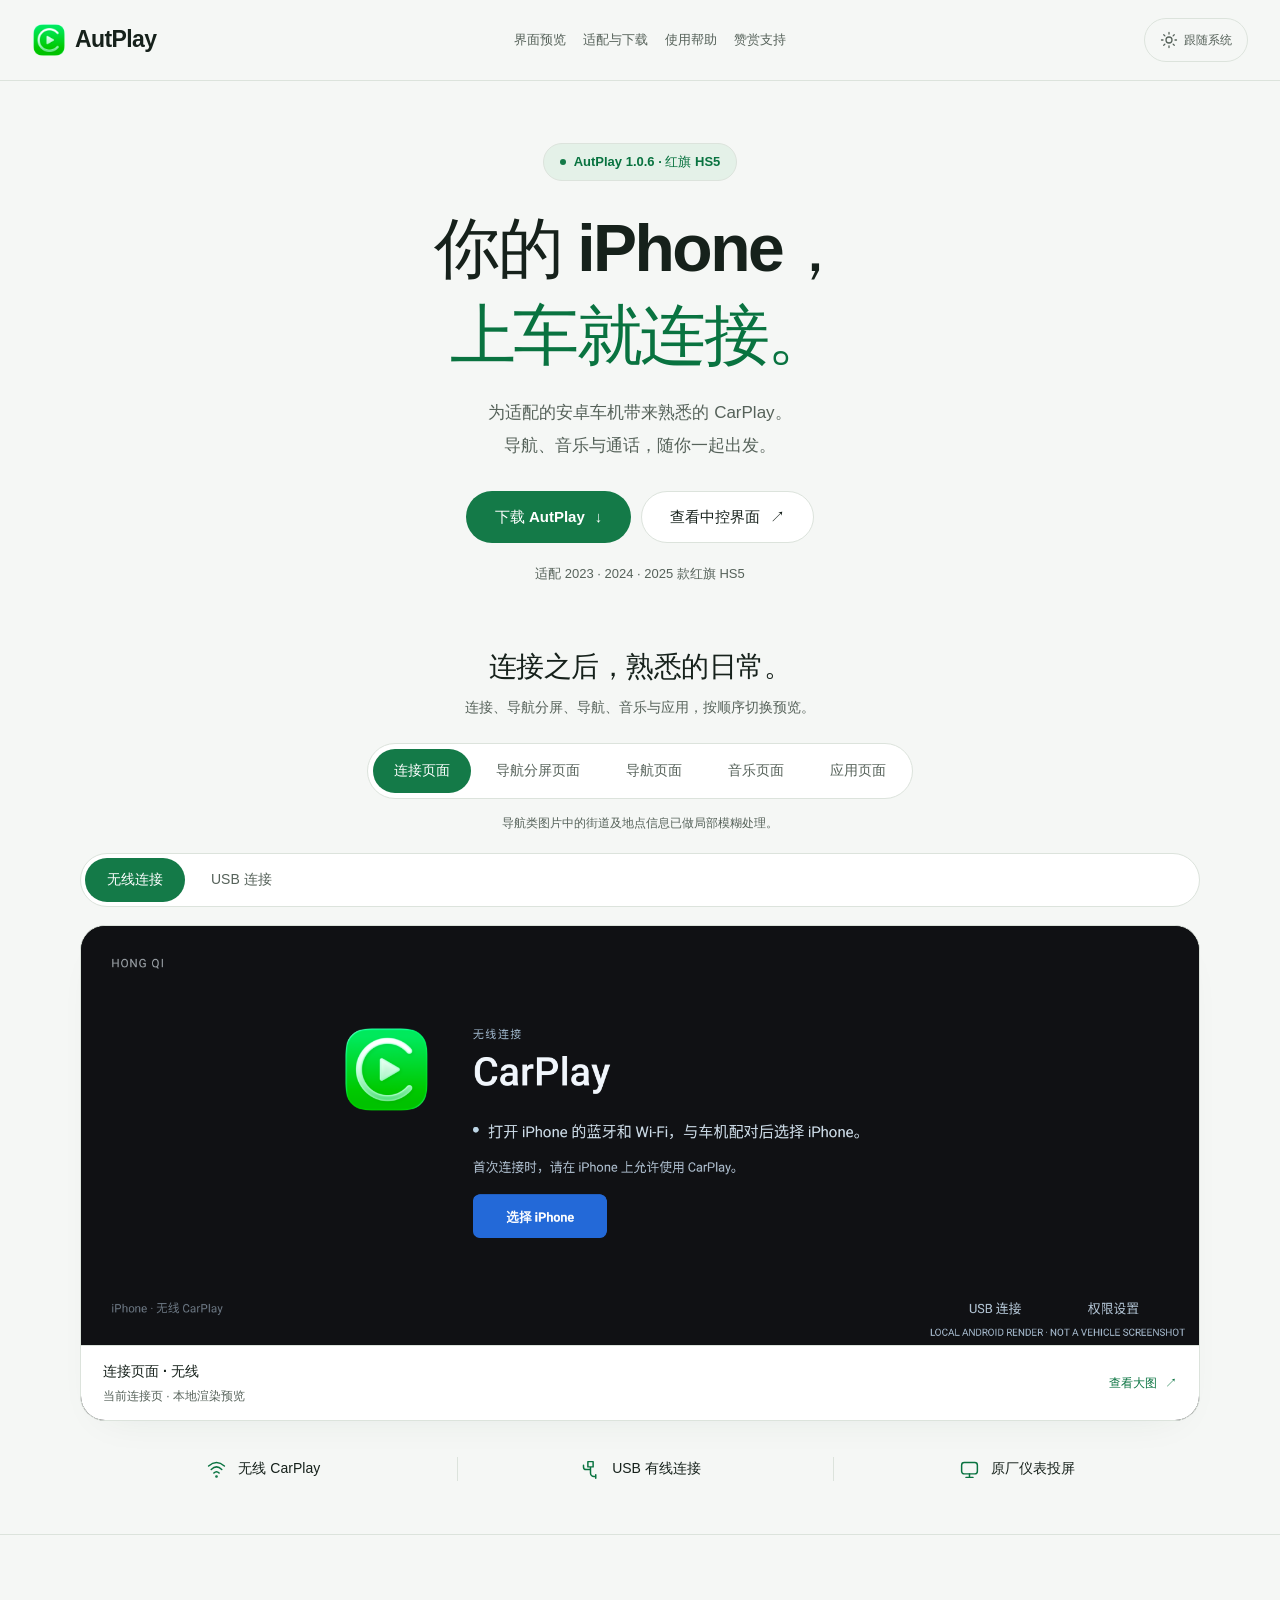
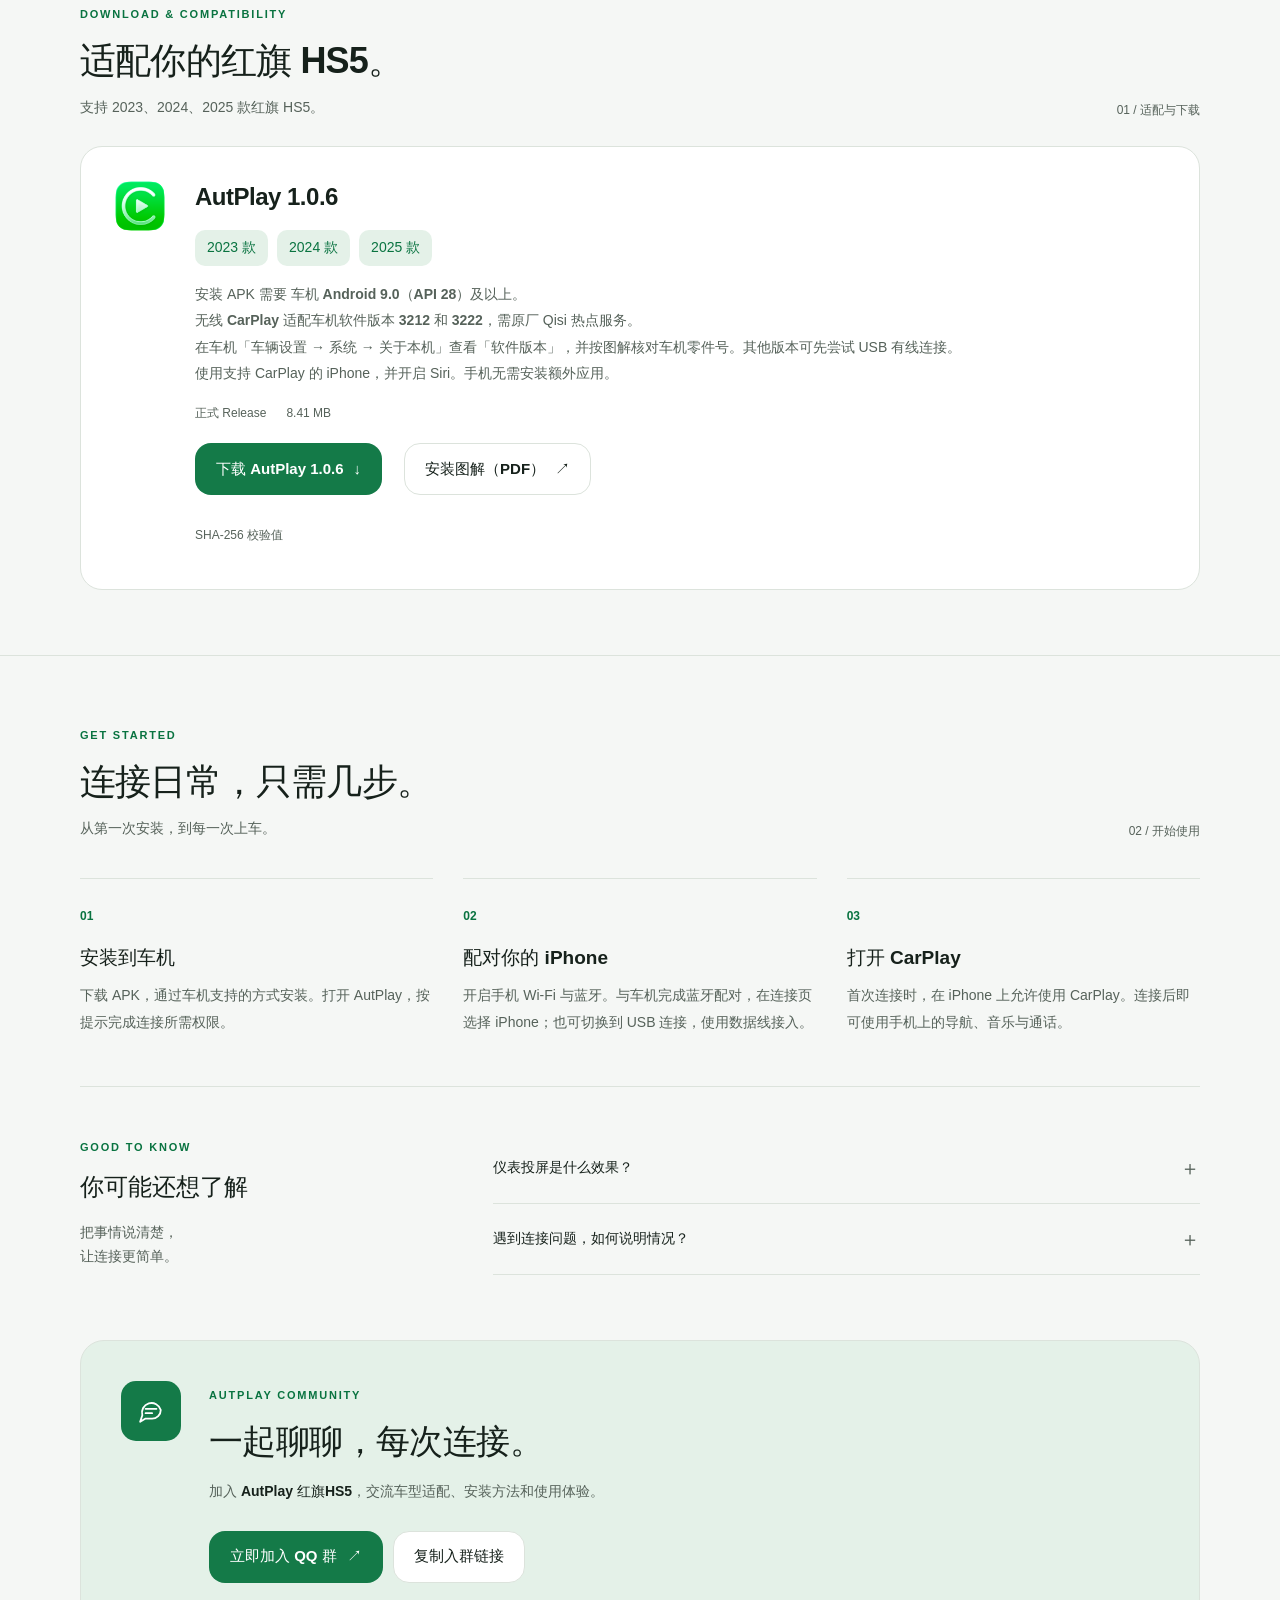
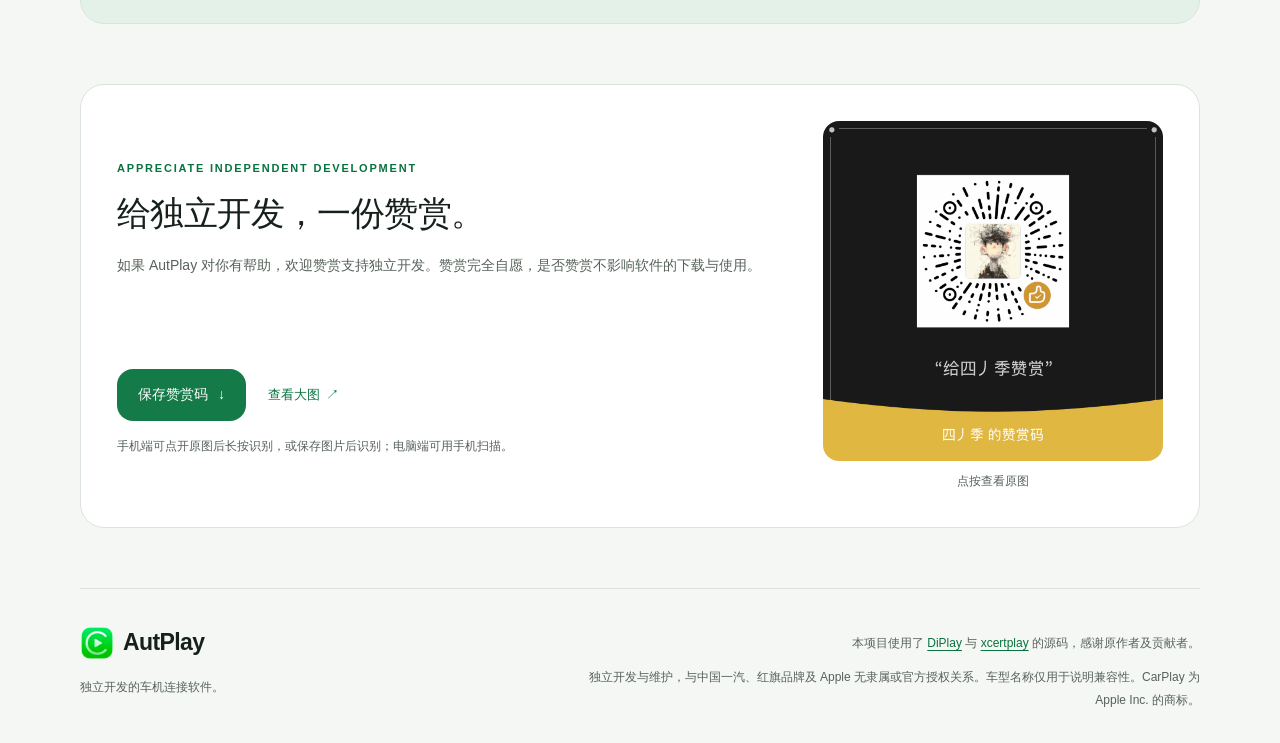
<file: site/index.html>
<!doctype html>
<html lang="zh-CN" data-theme="dark">
<head>
<meta charset="utf-8"><meta name="viewport" content="width=device-width, initial-scale=1, viewport-fit=cover">
<meta name="theme-color" content="#101113"><meta name="description" content="AutPlay，独立开发的车机连接软件。下载 AutPlay，查看连接、导航、音乐与应用界面及安装说明，适配 2023、2024、2025 款红旗 HS5。">
<title>AutPlay</title><link rel="icon" href="./assets/app-icon.png"><script src="./assets/theme.js"></script><link rel="stylesheet" href="./assets/site.css?v=20261103-apps-real"><script src="./assets/site.js?v=autunn-20261104-group" defer></script>
</head>
<body>
<a class="skip-link" href="#main">跳转到主要内容</a>
<header class="site-header"><div class="header-inner">
<a class="brand" href="#" aria-label="AutPlay 首页"><span class="brand-mark"></span><span>AutPlay</span></a>
<nav class="main-nav" aria-label="主导航"><a href="#experience">界面预览</a><a href="#install">适配与下载</a><a href="#help">使用帮助</a><a href="#support">赞赏支持</a></nav>
<div class="header-actions"><button class="theme-toggle" id="theme-toggle" type="button" aria-label="切换外观主题"><svg class="icon" viewBox="0 0 24 24" aria-hidden="true"><circle cx="12" cy="12" r="4"/><path d="M12 2v2m0 16v2M2 12h2m16 0h2M5 5l1.5 1.5m11 11L19 19M5 19l1.5-1.5m11-11L19 5"/></svg><span id="theme-label">深色</span></button></div>
</div></header>
<main id="main">
<section class="hero container" aria-labelledby="hero-title">
<div class="eyebrow-pill"><span class="status-dot"></span>AutPlay 1.0.6 · 红旗 HS5</div>
<h1 id="hero-title">你的 iPhone，<br><span>上车就连接。</span></h1>
<p class="hero-copy">为适配的安卓车机带来熟悉的 CarPlay。<br>导航、音乐与通话，随你一起出发。</p>
<div class="hero-actions"><a class="button primary" href="#install">下载 AutPlay <span aria-hidden="true">↓</span></a><a class="button secondary" href="#experience">查看中控界面 <span aria-hidden="true">↗</span></a></div>
<div class="hero-meta"><span>适配 2023 · 2024 · 2025 款红旗 HS5</span></div>
<div class="product-stage" id="experience">
<div class="preview-heading"><h2>连接之后，熟悉的日常。</h2><p>连接、导航分屏、导航、音乐与应用，按顺序切换预览。</p></div>
<div class="showcase-tabs" role="group" aria-label="选择中控页面"><button type="button" data-gallery="connection" aria-pressed="true" aria-controls="gallery-connection">连接页面</button><button type="button" data-gallery="dashboard" aria-pressed="false" aria-controls="gallery-dashboard">导航分屏页面</button><button type="button" data-gallery="navigation" aria-pressed="false" aria-controls="gallery-navigation">导航页面</button><button type="button" data-gallery="music" aria-pressed="false" aria-controls="gallery-music">音乐页面</button><button type="button" data-gallery="apps" aria-pressed="false" aria-controls="gallery-apps">应用页面</button></div>
<p class="gallery-note">导航类图片中的街道及地点信息已做局部模糊处理。</p>
<div class="gallery-panels">
<section id="gallery-connection" data-gallery-panel="connection" aria-label="连接页面">
<div class="preview-tabs" role="group" aria-label="选择连接方式"><button type="button" data-preview="wireless" aria-pressed="true" aria-controls="preview-wireless">无线连接</button><button type="button" data-preview="usb" aria-pressed="false" aria-controls="preview-usb">USB 连接</button></div>
<figure class="preview-frame" id="preview-wireless" data-preview-panel="wireless"><a class="preview-image-link" href="./assets/carplay-wireless.png" target="_blank" rel="noopener" aria-label="查看无线连接页面大图"><img src="./assets/carplay-wireless.png" width="1920" height="720" alt="当前 CarPlay 无线连接页，显示选择 iPhone 的连接引导。本地渲染预览。" fetchpriority="high"></a><figcaption class="preview-caption"><span><b>连接页面 · 无线</b><small>当前连接页 · 本地渲染预览</small></span><a href="./assets/carplay-wireless.png" target="_blank" rel="noopener">查看大图 <span aria-hidden="true">↗</span></a></figcaption></figure>
<figure class="preview-frame" id="preview-usb" data-preview-panel="usb" hidden><a class="preview-image-link" href="./assets/carplay-usb.png" target="_blank" rel="noopener" aria-label="查看 USB 连接页面大图"><img src="./assets/carplay-usb.png" width="1920" height="720" alt="当前 CarPlay USB 连接页，显示数据线连接 iPhone 的引导。本地渲染预览。" loading="lazy"></a><figcaption class="preview-caption"><span><b>连接页面 · USB</b><small>当前连接页 · 本地渲染预览</small></span><a href="./assets/carplay-usb.png" target="_blank" rel="noopener">查看大图 <span aria-hidden="true">↗</span></a></figcaption></figure>
</section>
<figure class="preview-frame" id="gallery-dashboard" data-gallery-panel="dashboard" hidden><a class="preview-image-link" href="./assets/carplay-dashboard.png" target="_blank" rel="noopener" aria-label="查看导航分屏页面大图"><img src="./assets/carplay-dashboard.png" width="1860" height="846" alt="普通 CarPlay 导航分屏页面，地图与音乐同屏显示；街道、地点和目的地信息已做局部模糊处理。" loading="lazy"></a><figcaption class="preview-caption"><span><b>导航分屏页面</b><small>街道及地点信息已做局部模糊处理</small></span><a href="./assets/carplay-dashboard.png" target="_blank" rel="noopener">查看大图 <span aria-hidden="true">↗</span></a></figcaption></figure>
<figure class="preview-frame" id="gallery-navigation" data-gallery-panel="navigation" hidden><a class="preview-image-link" href="./assets/carplay-navigation.png" target="_blank" rel="noopener" aria-label="查看导航页面大图"><img src="./assets/carplay-navigation.png" width="1860" height="846" alt="普通 CarPlay 导航页面；街道及地点信息已做局部模糊处理，保留道路和地图布局。" loading="lazy"></a><figcaption class="preview-caption"><span><b>导航页面</b><small>街道及地点信息已做局部模糊处理</small></span><a href="./assets/carplay-navigation.png" target="_blank" rel="noopener">查看大图 <span aria-hidden="true">↗</span></a></figcaption></figure>
<figure class="preview-frame" id="gallery-music" data-gallery-panel="music" hidden><a class="preview-image-link" href="./assets/carplay-connected.png" target="_blank" rel="noopener" aria-label="查看音乐页面大图"><img src="./assets/carplay-connected.png" width="2376" height="1080" alt="普通 CarPlay 音乐播放页面，显示专辑封面、歌曲和播放控制。ADB 手机台架截图。" loading="lazy"></a><figcaption class="preview-caption"><span><b>音乐页面</b><small>普通 CarPlay · ADB 台架截图</small></span><a href="./assets/carplay-connected.png" target="_blank" rel="noopener">查看大图 <span aria-hidden="true">↗</span></a></figcaption></figure>
<figure class="preview-frame" id="gallery-apps" data-gallery-panel="apps" hidden><a class="preview-image-link" href="./assets/carplay-apps-real.png" target="_blank" rel="noopener" aria-label="查看应用页面实机截图大图"><img src="./assets/carplay-apps-real.png" width="1920" height="720" alt="普通 CarPlay 应用页面实机截图，整页展示高德地图、网易云音乐、微信、电话等应用图标。" loading="lazy"></a><figcaption class="preview-caption"><span><b>应用页面</b><small>普通 CarPlay · 实机截图</small></span><a href="./assets/carplay-apps-real.png" target="_blank" rel="noopener">查看大图 <span aria-hidden="true">↗</span></a></figcaption></figure>
</div>
</div>
<div class="feature-strip"><div><svg class="icon" viewBox="0 0 24 24" aria-hidden="true"><path d="M3 8q9-8 18 0M6 12q6-6 12 0m-9 4q3-3 6 0"/><circle cx="12" cy="20" r=".7"/></svg><span>无线 CarPlay</span></div><div><svg class="icon" viewBox="0 0 24 24" aria-hidden="true"><path d="M9 3h6v6H9zM12 9v7a4 4 0 0 0 4 4h2M12 12H7a3 3 0 0 1-3-3V7M18 18v4"/></svg><span>USB 有线连接</span></div><div><svg class="icon" viewBox="0 0 24 24" aria-hidden="true"><rect x="3" y="4" width="18" height="13" rx="3"/><path d="M8 21h8m-4-4v4"/></svg><span>原厂仪表投屏</span></div></div>
</section>
<section class="install-section" id="install" aria-labelledby="install-title"><div class="container">
<div class="section-heading"><div><span class="eyebrow">DOWNLOAD &amp; COMPATIBILITY</span><h2 id="install-title">适配你的红旗 HS5。</h2><p>支持 2023、2024、2025 款红旗 HS5。</p></div><span class="section-number" aria-hidden="true">01 / 适配与下载</span></div>
<div class="compatibility-card">
  <img class="app-icon" src="./assets/app-icon.png" width="60" height="60" alt="">
  <div class="compatibility-copy">
    <h3>AutPlay 1.0.6</h3>
    <div class="model-years" aria-label="适配年款"><span>2023 款</span><span>2024 款</span><span>2025 款</span></div>
    <p>安装 APK 需要 <strong>车机 Android 9.0（API 28）及以上</strong>。</p>
    <p><strong>无线 CarPlay 适配车机软件版本 3212 和 3222</strong>，需原厂 Qisi 热点服务。</p>
    <p>在车机「车辆设置 → 系统 → 关于本机」查看「软件版本」，并按图解核对车机零件号。其他版本可先尝试 USB 有线连接。</p>
    <p>使用支持 CarPlay 的 iPhone，并开启 Siri。手机无需安装额外应用。</p>
    <div class="install-meta"><span>正式 Release</span><span>8.41 MB</span></div>
    <div class="install-download-actions">
      <a class="button primary" id="app-download" href="./downloads/AutPlay-1.0.6-HS5-release.apk" download="AutPlay-1.0.6-HS5-release.apk">下载 AutPlay 1.0.6 <span aria-hidden="true">↓</span></a>
      <a class="button secondary" href="./assets/hs5-3222-install-guide.pdf" target="_blank" rel="noopener" aria-label="安装图解（PDF），红旗 HS5 3222 升级与 AutPlay 安装">安装图解（PDF） <span aria-hidden="true">↗</span></a>
    </div>
    <details class="download-checksum"><summary>SHA-256 校验值</summary><code>ca9e75614905d4fe21ba0798179fc67c0c93c0b83bcbecf6717c46a9223f5a65</code></details>
  </div>
</div>
</div></section>
<section class="help-section container" id="help" aria-labelledby="help-title"><div class="section-heading"><div><span class="eyebrow">GET STARTED</span><h2 id="help-title">连接日常，只需几步。</h2><p>从第一次安装，到每一次上车。</p></div><span class="section-number" aria-hidden="true">02 / 开始使用</span></div>
<div class="steps-grid"><article><span class="step-number">01</span><h3>安装到车机</h3><p>下载 APK，通过车机支持的方式安装。打开 AutPlay，按提示完成连接所需权限。</p></article><article><span class="step-number">02</span><h3>配对你的 iPhone</h3><p>开启手机 Wi-Fi 与蓝牙。与车机完成蓝牙配对，在连接页选择 iPhone；也可切换到 USB 连接，使用数据线接入。</p></article><article><span class="step-number">03</span><h3>打开 CarPlay</h3><p>首次连接时，在 iPhone 上允许使用 CarPlay。连接后即可使用手机上的导航、音乐与通话。</p></article></div>
<div class="faq-layout"><div><span class="eyebrow">GOOD TO KNOW</span><h3>你可能还想了解</h3><p>把事情说清楚，<br>让连接更简单。</p></div><div class="faq-list">
<details><summary>仪表投屏是什么效果？<span aria-hidden="true">＋</span></summary><p>普通 CarPlay 仪表投屏保留红旗 HS5 原厂仪表框架，显示全屏地图；车速、挡位、水温和油量等原厂信息仍由原厂仪表显示。</p></details>
<details><summary>遇到连接问题，如何说明情况？<span aria-hidden="true">＋</span></summary><p>记录车机年款、iPhone 型号、iOS 版本以及无线或 USB 连接方式，在下方交流区提供这些信息，方便一起排查。</p></details>
</div></div></section>
<section class="community-section container" id="community" aria-labelledby="community-title"><div class="community-card"><div class="community-icon" aria-hidden="true"><svg class="icon" viewBox="0 0 24 24"><path d="M21 11a8 8 0 0 1-8 8H7l-5 3 2-6a8 8 0 1 1 17-5Z"/><path d="M7 10h10m-10 4h6"/></svg></div><div class="community-copy"><span class="eyebrow">AUTPLAY COMMUNITY</span><h2 id="community-title">一起聊聊，每次连接。</h2><p>加入 <strong>AutPlay 红旗HS5</strong>，交流车型适配、安装方法和使用体验。</p><div class="community-actions"><a class="button primary" href="https://qm.qq.com/q/Gr2eTNI2I4" target="_blank" rel="noopener noreferrer" aria-label="加入 AutPlay 红旗HS5">立即加入 QQ 群 <span aria-hidden="true">↗</span></a><button class="button secondary" type="button" id="copy-group-link">复制入群链接</button></div></div></div></section>
<section class="support-section container" id="support" aria-labelledby="support-title"><div class="support-card appreciation-card"><div class="support-heading"><span class="eyebrow">APPRECIATE INDEPENDENT DEVELOPMENT</span><h2 id="support-title">给独立开发，一份赞赏。</h2><p>如果 AutPlay 对你有帮助，欢迎赞赏支持独立开发。赞赏完全自愿，是否赞赏不影响软件的下载与使用。</p></div><figure class="appreciation-code"><a href="./assets/appreciation-code.jpg?v=69404a6b4bf4" target="_blank" rel="noopener" aria-label="查看四丿季赞赏码原图"><img src="./assets/appreciation-code.jpg?v=69404a6b4bf4" width="1152" height="1152" alt="四丿季的赞赏码" loading="lazy"></a><figcaption>点按查看原图</figcaption></figure><div class="appreciation-actions"><div class="support-actions"><a class="button primary" href="./assets/appreciation-code.jpg?v=69404a6b4bf4" download="四丿季-赞赏码.jpg">保存赞赏码 <span aria-hidden="true">↓</span></a><a class="support-secondary" href="./assets/appreciation-code.jpg?v=69404a6b4bf4" target="_blank" rel="noopener">查看大图 <span aria-hidden="true">↗</span></a></div><p class="support-note">手机端可点开原图后长按识别，或保存图片后识别；电脑端可用手机扫描。</p></div></div></section>
</main>
<footer class="site-footer container"><div><a class="brand" href="#"><span class="brand-mark"></span><span>AutPlay</span></a><p>独立开发的车机连接软件。</p></div><div class="footer-right"><p class="source-credit">本项目使用了 <a href="https://github.com/shihabal3amri/DiPlay" target="_blank" rel="noopener noreferrer">DiPlay</a> 与 <a href="https://github.com/shilapi/xcertplay" target="_blank" rel="noopener noreferrer">xcertplay</a> 的源码，感谢原作者及贡献者。</p><p>独立开发与维护，与中国一汽、红旗品牌及 Apple 无隶属或官方授权关系。车型名称仅用于说明兼容性。CarPlay 为 Apple Inc. 的商标。</p></div></footer>
<nav class="mobile-dock" aria-label="手机快捷导航"><a href="#experience"><svg class="icon" viewBox="0 0 24 24" aria-hidden="true"><rect x="3" y="4" width="18" height="13" rx="3"/><path d="M8 21h8m-4-4v4"/></svg><span>界面预览</span></a><a href="#install"><svg class="icon" viewBox="0 0 24 24" aria-hidden="true"><path d="M12 3v12m-4-4 4 4 4-4M4 16v4h16v-4"/></svg><span>适配与下载</span></a><a class="dock-help" href="#help"><svg class="icon" viewBox="0 0 24 24" aria-hidden="true"><path d="M21 11a8 8 0 0 1-8 8H7l-5 3 2-6a8 8 0 1 1 17-5Z"/><path d="M7 10h10m-10 4h6"/></svg><span>使用帮助</span></a></nav>
<div class="toast" id="toast" role="status" hidden></div>
</body></html>
</file>
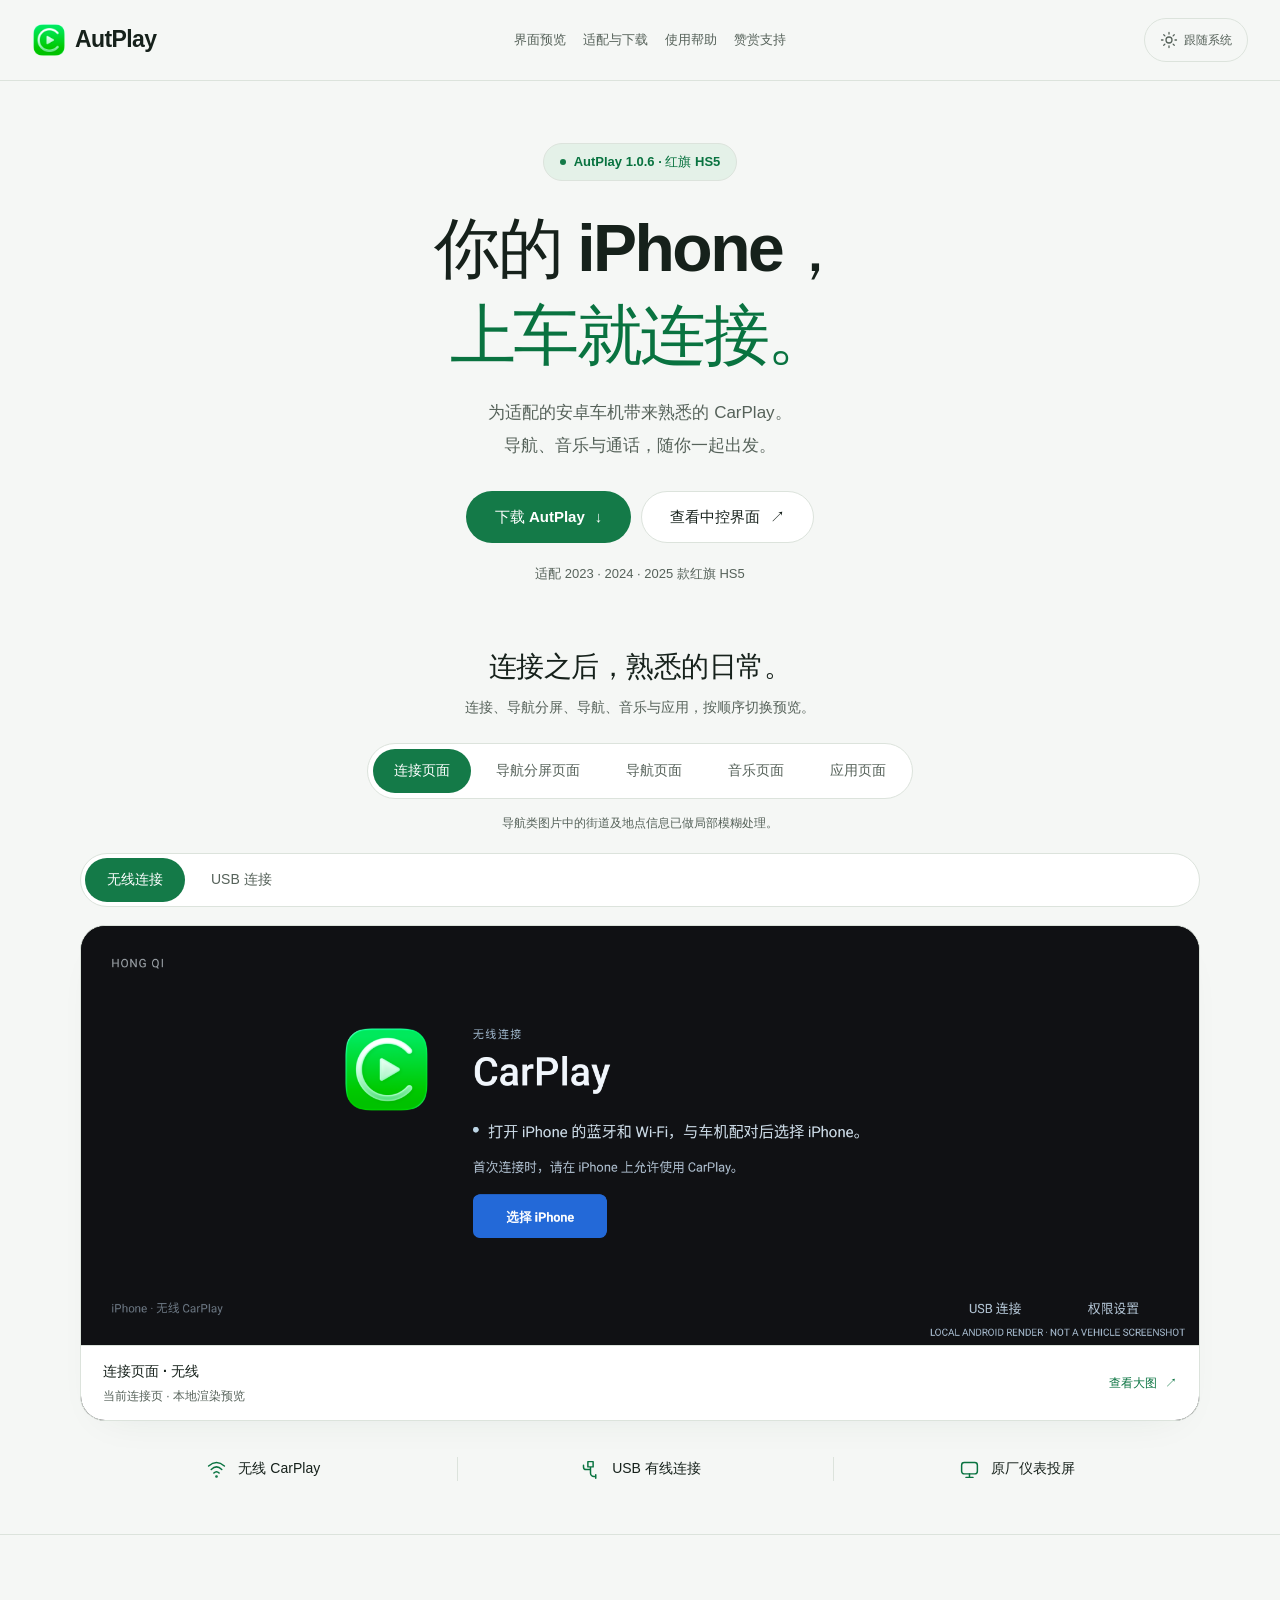
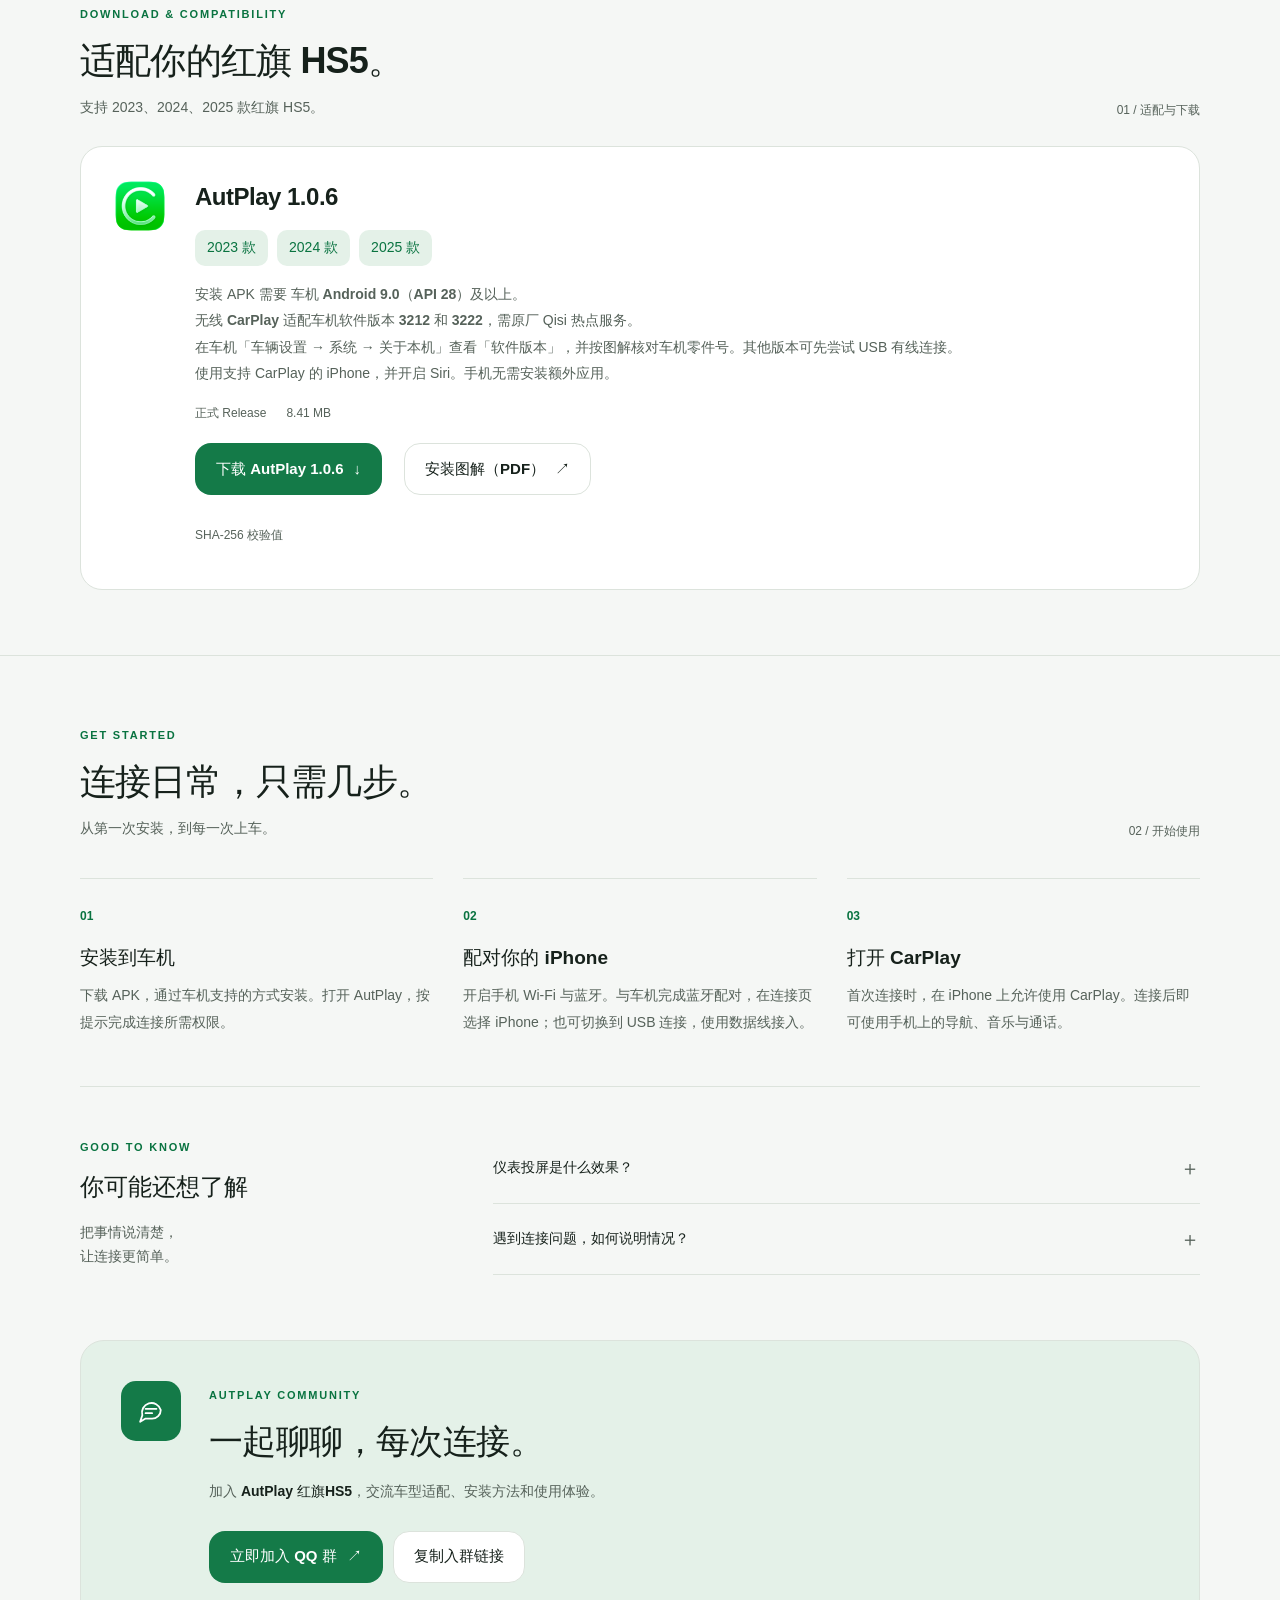
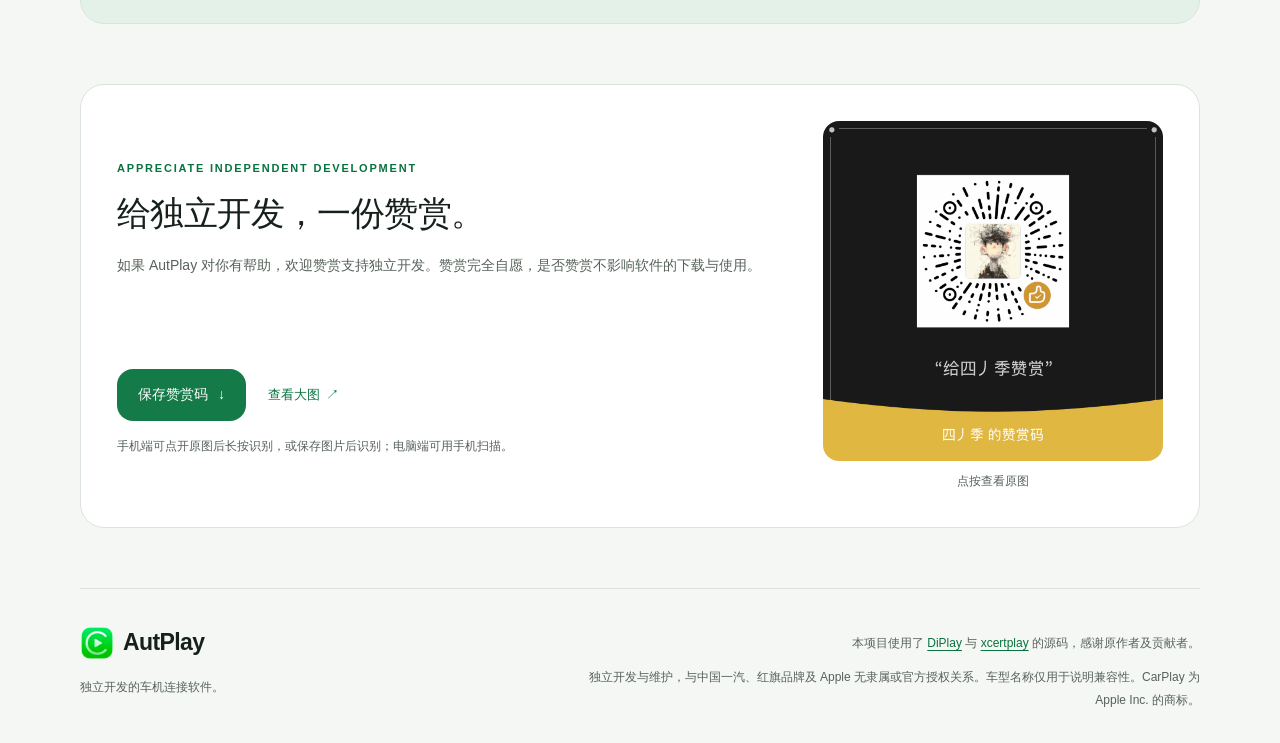
<file: site/ar/index.html>
<!doctype html><html lang="zh-CN"><head><meta charset="utf-8"><meta name="viewport" content="width=device-width,initial-scale=1"><meta http-equiv="refresh" content="0;url=../"><title>AutPlay</title></head><body><a href="../">访问 AutPlay 官网</a></body></html>
</file>
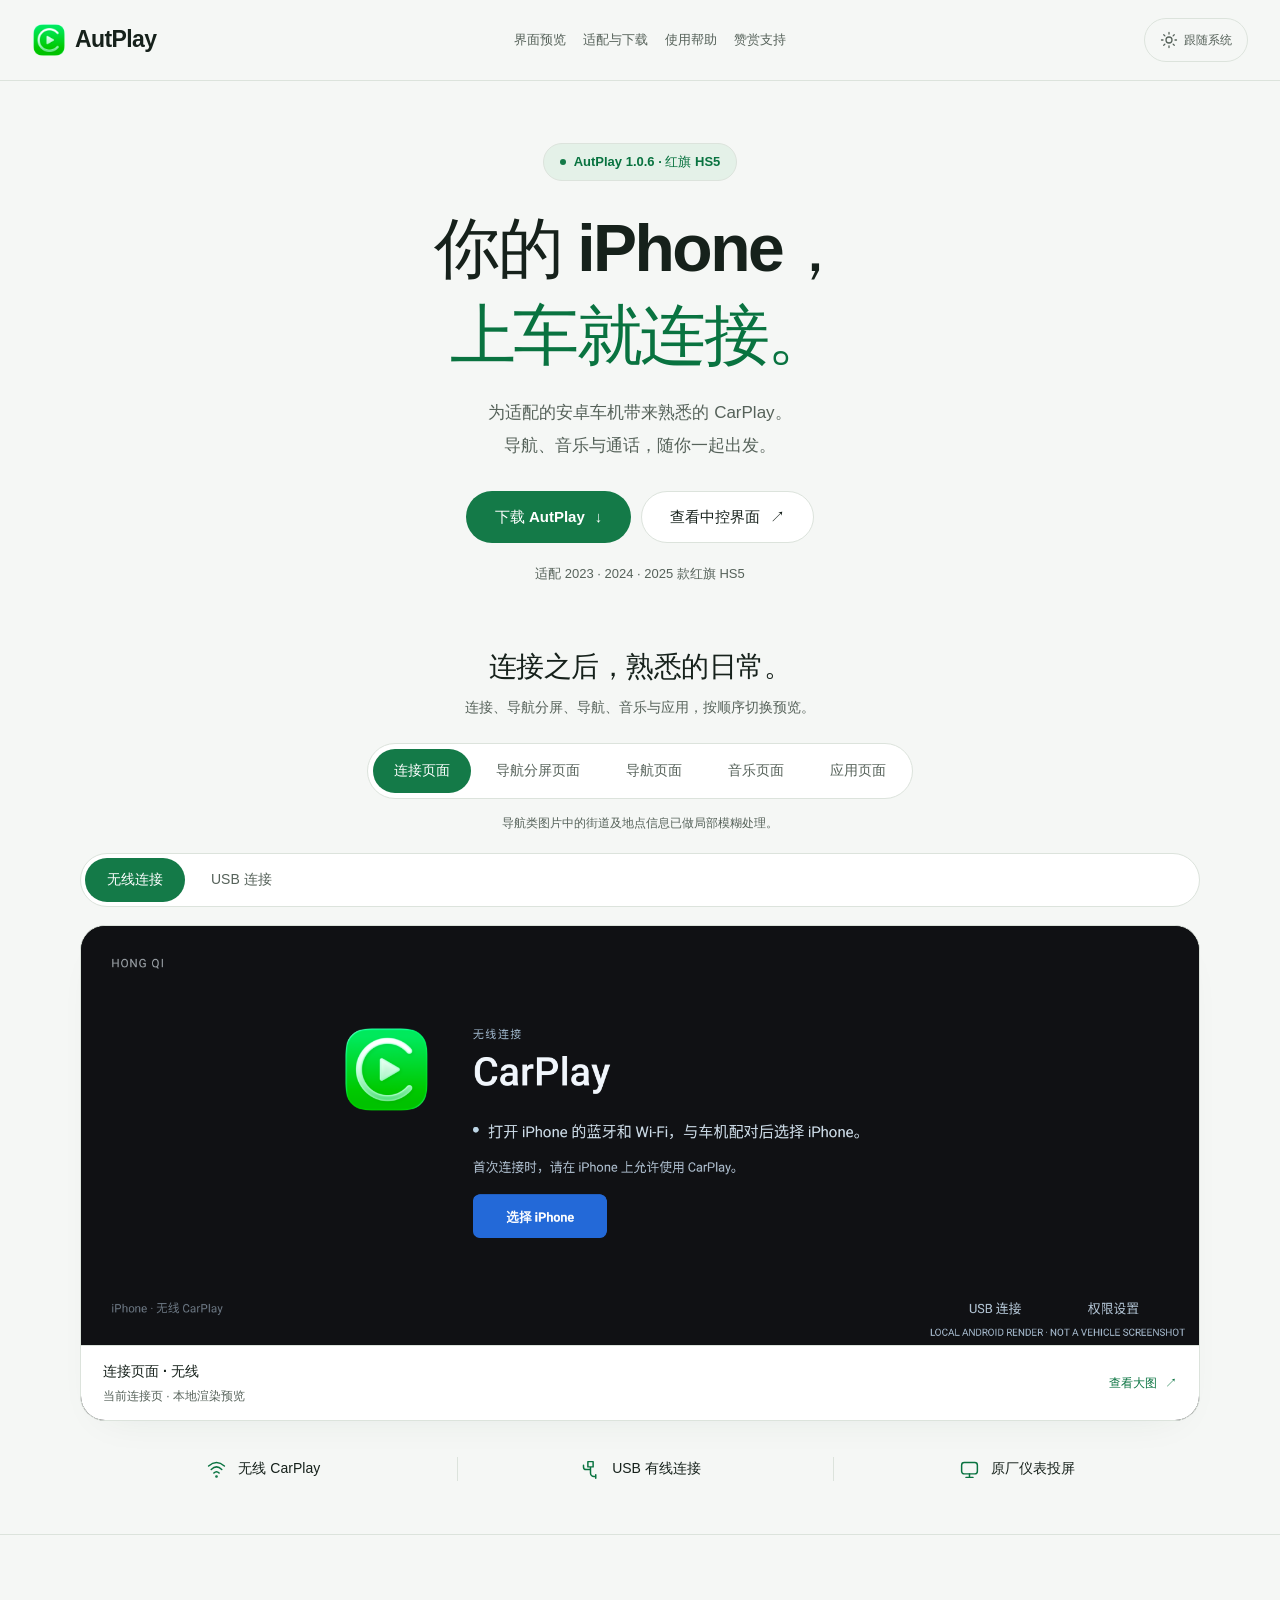
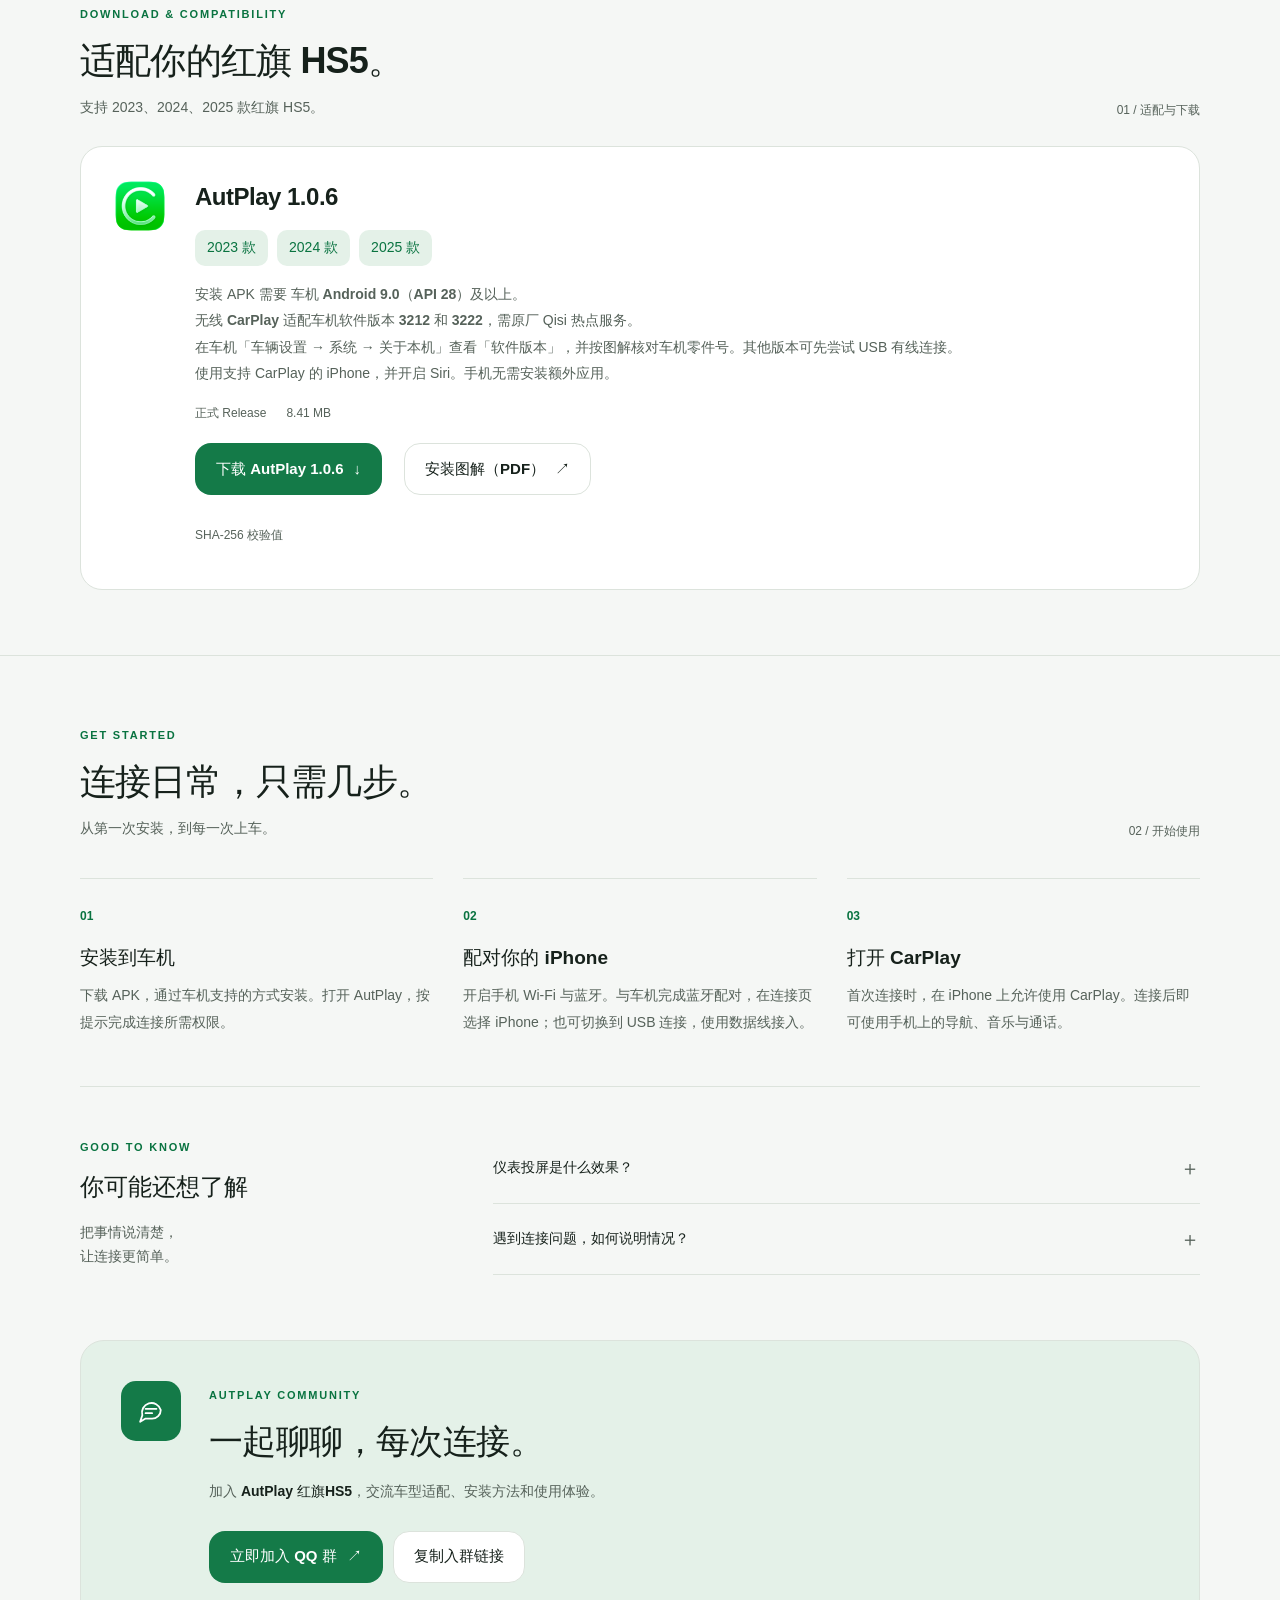
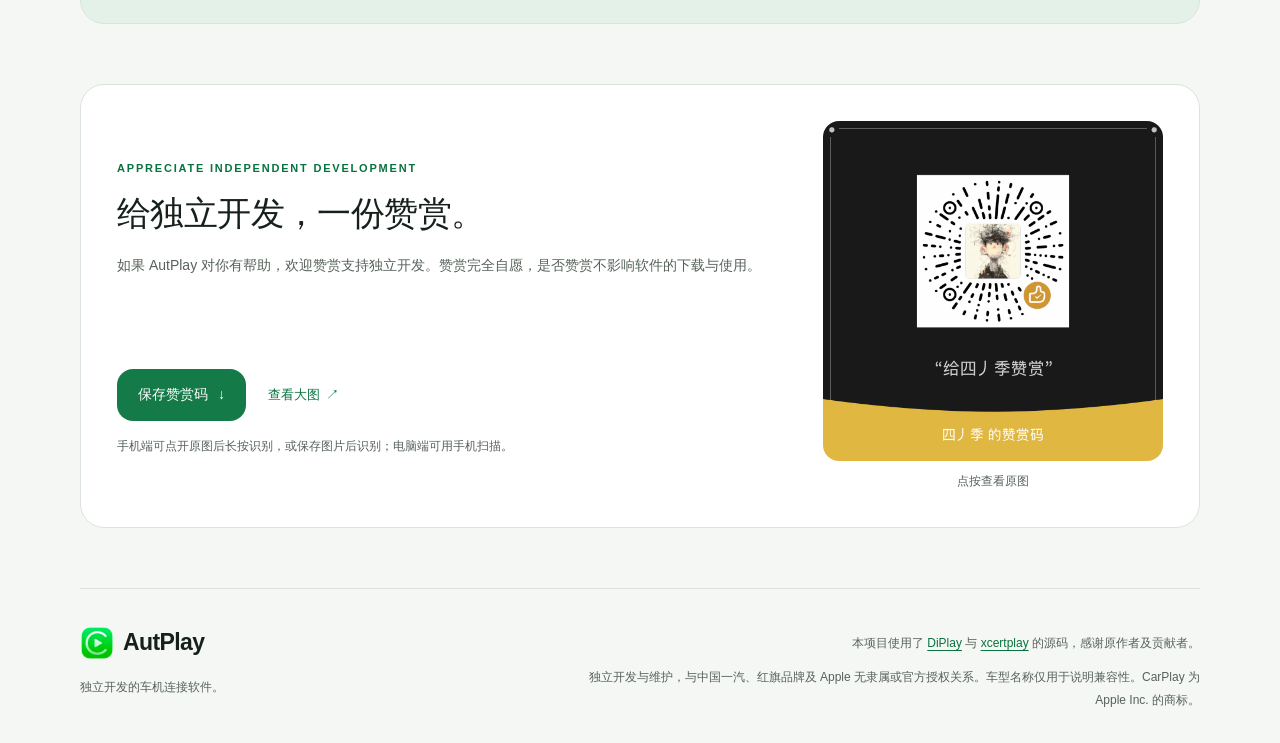
<file: site/AutPlay-Website/index.html>
<!doctype html>
<html lang="zh-CN"><head><meta charset="utf-8"><meta name="viewport" content="width=device-width, initial-scale=1"><meta name="robots" content="noindex"><title>AutPlay · 官网新地址</title><link rel="canonical" href="https://autunn.github.io/"><script>location.replace(new URL("../", location.href).href + location.search + location.hash);</script><noscript><meta http-equiv="refresh" content="0;url=../"></noscript></head><body><p>AutPlay 官网已迁移至 <a href="../">autunn.github.io</a>。</p></body></html>
</file>
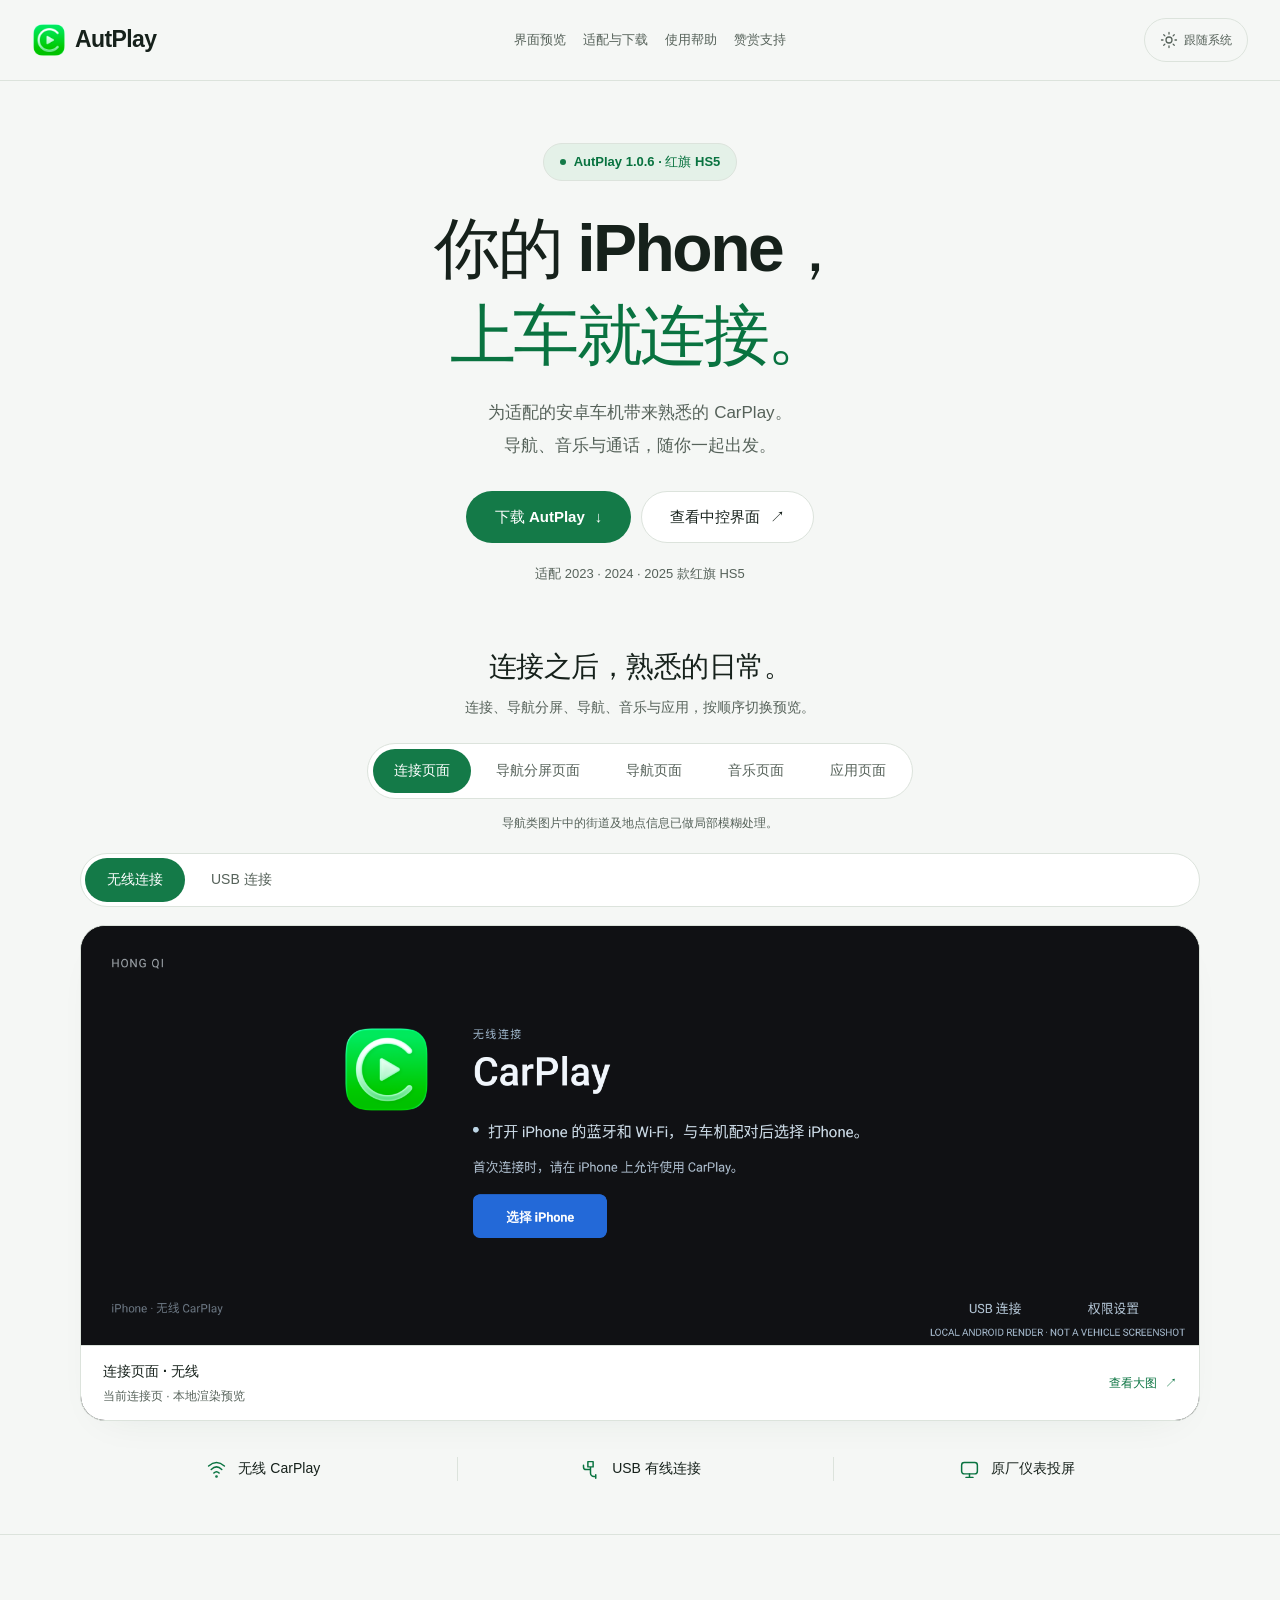
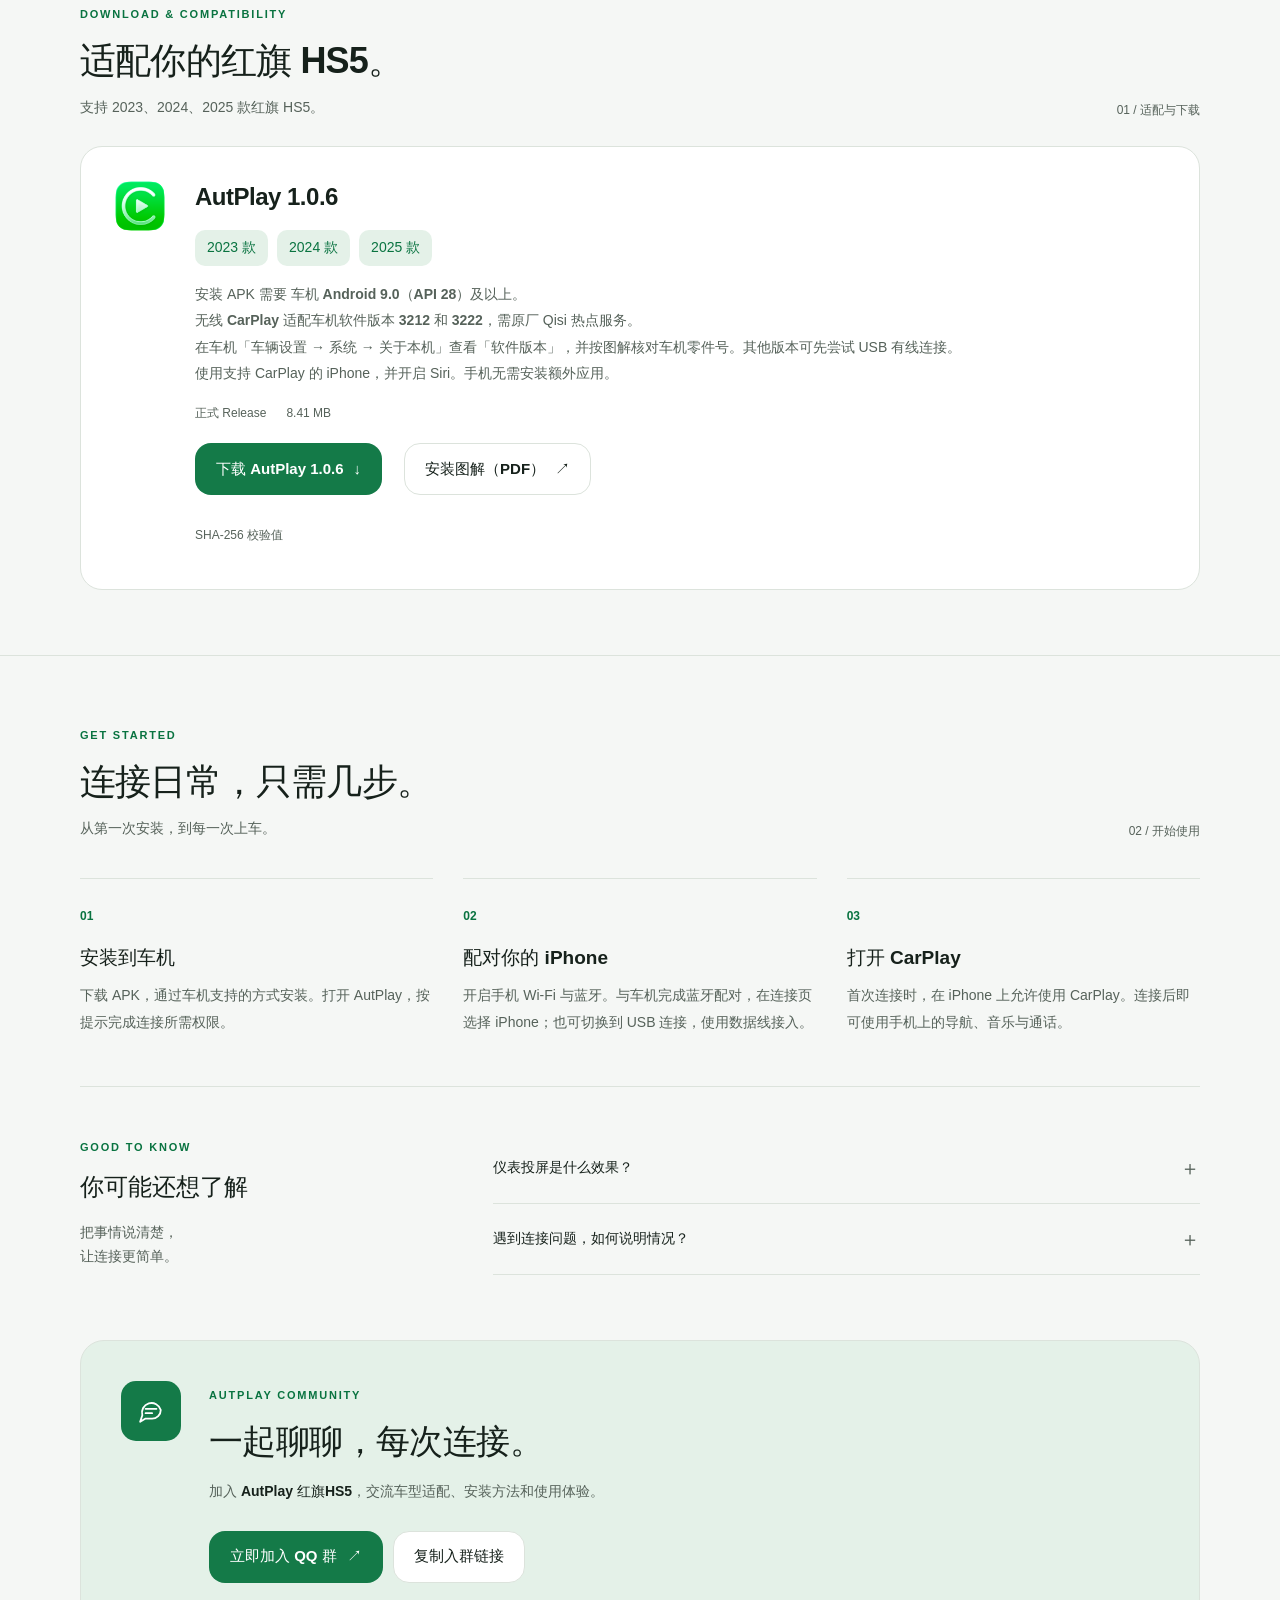
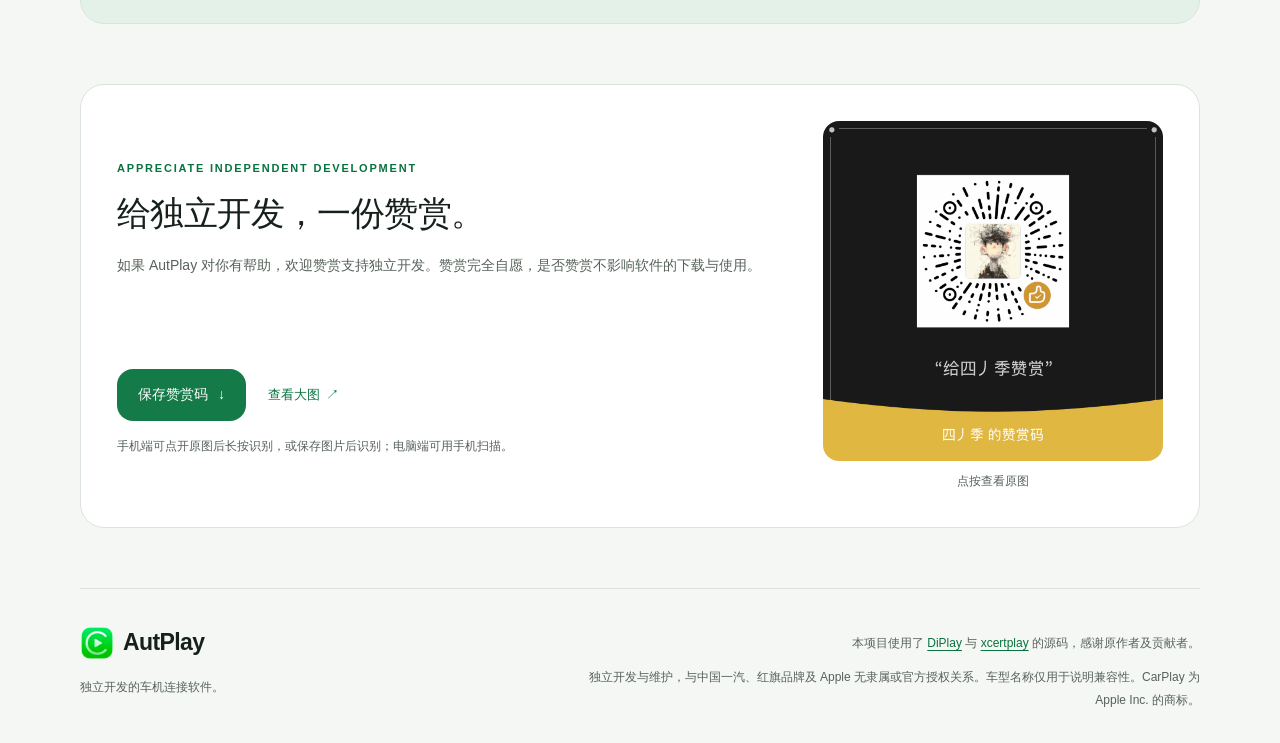
<file: site/AutPlay-Website/ar/index.html>
<!doctype html>
<html lang="zh-CN"><head><meta charset="utf-8"><meta name="viewport" content="width=device-width, initial-scale=1"><meta name="robots" content="noindex"><title>AutPlay · 官网新地址</title><link rel="canonical" href="https://autunn.github.io/"><script>location.replace(new URL("../../", location.href).href + location.search + location.hash);</script><noscript><meta http-equiv="refresh" content="0;url=../../"></noscript></head><body><p>AutPlay 官网已迁移至 <a href="../../">autunn.github.io</a>。</p></body></html>
</file>
<file: site/assets/site.css>
:root{color-scheme:dark;--bg:#101113;--surface:#1a1d20;--border:#30353a;--text:#f5f7f8;--muted:#aeb7bf;--accent:#75ecaa;--accent-ink:#75ecaa;--action:#75ecaa;--selected:#192d23;--on-accent:#10241b;--header:rgba(16,17,19,.94);--shadow:rgba(0,0,0,.25);font-family:-apple-system,BlinkMacSystemFont,"Segoe UI","PingFang SC","Hiragino Sans GB","Microsoft YaHei",sans-serif;font-synthesis:none}
html[data-theme=light]{color-scheme:light;--bg:#f5f7f5;--surface:#fff;--border:#dce3dc;--text:#16211b;--muted:#56625a;--accent:#147a48;--accent-ink:#097340;--action:#147a48;--selected:#e4f1e8;--on-accent:#fff;--header:rgba(245,247,245,.94);--shadow:rgba(26,61,39,.1)}
*{box-sizing:border-box}
html{scroll-behavior:smooth;scroll-padding-top:84px}
body{margin:0;padding-bottom:calc(88px + env(safe-area-inset-bottom,0px));background:var(--bg);color:var(--text);font-size:15px;line-height:1.7}
button,a{-webkit-tap-highlight-color:transparent;touch-action:manipulation}
button{font:inherit;color:inherit;cursor:pointer;border:0}
a{color:inherit;text-decoration:none}
button:disabled{cursor:default;opacity:.5}
a:focus-visible,button:focus-visible,summary:focus-visible{outline:3px solid var(--accent);outline-offset:4px}
[hidden]{display:none!important}
h1,h2,h3,p,figure{margin:0}
.container{width:min(1120px,calc(100% - 40px));margin-inline:auto}
.icon{width:22px;height:22px;fill:none;stroke:currentColor;stroke-width:1.7;stroke-linecap:round;stroke-linejoin:round;flex-shrink:0}
.brand-mark{display:inline-block;width:30px;height:30px;background:center/contain no-repeat url("app-icon.png");flex-shrink:0}
.brand{display:flex;align-items:center;gap:9px;font-size:19px;font-weight:750;letter-spacing:-.6px;min-height:44px;white-space:nowrap}
.skip-link{position:fixed;top:-100px;left:20px;z-index:50;background:var(--accent);color:var(--on-accent);padding:12px;border-radius:12px}
.skip-link:focus{top:15px}
.site-header{position:sticky;top:0;background:var(--header);backdrop-filter:blur(18px);z-index:20;border-bottom:1px solid var(--border);padding-top:env(safe-area-inset-top,0px)}
.header-inner{width:min(1240px,calc(100% - 40px));margin:auto;min-height:68px;display:flex;align-items:center;justify-content:space-between;gap:12px}
.main-nav{display:none}
.header-actions{display:flex;align-items:center;gap:12px}
.theme-toggle{display:flex;align-items:center;gap:6px;border:1px solid var(--border);border-radius:30px;padding:8px 10px;background:transparent;color:var(--muted);font-size:12px;min-height:44px;white-space:nowrap}
.theme-toggle .icon{width:18px;height:18px}
.button{display:inline-flex;align-items:center;justify-content:center;gap:10px;min-height:52px;padding:12px 20px;border-radius:16px;border:1px solid transparent;font-size:15px;font-weight:650;line-height:1.5;transition:background .2s,transform .2s}
.button.primary{background:var(--action);color:var(--on-accent)}
.button.secondary{background:var(--surface);border-color:var(--border);color:var(--text)}
.button.small{min-height:44px;padding:9px 18px;font-size:13px;border-radius:999px}

.hero{text-align:center;padding-top:36px}
.eyebrow-pill{display:inline-flex;align-items:center;gap:8px;padding:6px 12px;background:var(--selected);color:var(--accent-ink);border:1px solid var(--border);border-radius:999px;font-size:12px;font-weight:550}
.status-dot{width:6px;height:6px;border-radius:50%;background:var(--accent)}
h1{font-size:clamp(36px,10.5vw,48px);line-height:1.32;letter-spacing:-1.6px;font-weight:750;margin:23px 0 18px}
h1 span{color:var(--accent-ink)}
.hero-copy{color:var(--muted);font-size:14px;line-height:1.9}
.hero-actions{display:flex;flex-direction:column;justify-content:center;gap:10px;margin:25px auto 20px;max-width:370px}
.hero-meta{display:flex;flex-wrap:wrap;align-items:center;justify-content:center;gap:8px;font-size:12px;color:var(--muted)}
.hero-meta i{width:3px;height:3px;border-radius:50%;background:var(--muted)}
.product-stage{margin-top:42px}
.preview-heading h2{font-size:23px;letter-spacing:-.5px;font-weight:650}
.preview-heading p{color:var(--muted);font-size:13px;margin-top:5px}
.preview-tabs{display:flex;padding:4px;max-width:100%;margin:20px 0 16px;border:1px solid var(--border);border-radius:999px;background:var(--surface);gap:4px}
.preview-tabs button{min-height:44px;padding:9px 22px;border-radius:999px;background:transparent;color:var(--muted);font-size:14px}
.preview-tabs button[aria-pressed=true]{background:var(--action);color:var(--on-accent);font-weight:650}
.preview-frame{overflow:hidden;border:1px solid var(--border);border-radius:19px;background:#101113;box-shadow:0 16px 40px -25px var(--shadow);text-align:left}
.preview-image-link{display:block;cursor:zoom-in}
.preview-image-link img{display:block;width:100%;height:auto}
.preview-caption{display:flex;align-items:center;justify-content:space-between;gap:8px;flex-wrap:wrap;padding:10px 15px;background:var(--surface);border-top:1px solid var(--border)}
.preview-caption b{display:block;font-size:14px}
.preview-caption small{display:block;font-size:12px;color:var(--muted);margin-top:2px}
.preview-caption>a{display:inline-flex;align-items:center;gap:8px;min-height:44px;font-size:12px;color:var(--accent-ink)}
.feature-strip{display:grid;grid-template-columns:repeat(3,minmax(0,1fr));gap:10px;padding:28px 0 38px}
.feature-strip>div{display:flex;flex-direction:column;align-items:center;justify-content:center;gap:8px;font-size:12px}
.feature-strip .icon{color:var(--accent-ink);width:21px;height:21px}

.section-heading{display:flex;align-items:flex-end;justify-content:space-between;gap:20px}
.eyebrow{font-size:11px;letter-spacing:1.8px;font-weight:650;color:var(--accent-ink)}
.section-heading h2{font-size:28px;letter-spacing:-.8px;font-weight:650;line-height:1.4;margin:10px 0}
.section-heading p{font-size:14px;color:var(--muted)}
.section-number{display:none;font-size:12px;color:var(--muted);white-space:nowrap}

.app-icon{width:54px;height:54px;object-fit:contain;border-radius:12px}

.help-section{padding:46px 0}
.steps-grid{display:grid;grid-template-columns:minmax(0,1fr);gap:23px;margin:29px 0 38px}
.steps-grid article{display:grid;grid-template-columns:28px minmax(0,1fr);column-gap:14px;border-top:1px solid var(--border);padding-top:20px}
.step-number{grid-row:span 2;color:var(--accent-ink);font-size:12px;font-weight:650;padding-top:5px}
.steps-grid h3{margin-bottom:8px;font-size:19px;font-weight:600}
.steps-grid p{font-size:14px;color:var(--muted);line-height:1.9}
.faq-layout{display:grid;grid-template-columns:minmax(0,1fr);gap:20px;border-top:1px solid var(--border);padding-top:32px}
.faq-layout h3{font-size:24px;font-weight:600;margin-top:8px}
.faq-layout>div>p{display:none}
.faq-list details{border-bottom:1px solid var(--border)}
.faq-list summary{display:flex;align-items:center;justify-content:space-between;gap:14px;cursor:pointer;list-style:none;font-size:14px;font-weight:550;padding:18px 0;min-height:56px}
.faq-list summary::-webkit-details-marker{display:none}
.faq-list summary span{font-size:20px;font-weight:400;color:var(--muted);flex-shrink:0}
.faq-list details[open] summary span{transform:rotate(45deg)}
.faq-list p{font-size:14px;color:var(--muted);line-height:1.9;padding-bottom:21px}
.community-section{margin-bottom:44px}
.community-card{padding:25px;border:1px solid var(--border);border-radius:24px;background:var(--selected)}
.community-icon{display:grid;place-items:center;width:48px;height:48px;background:var(--action);border-radius:15px;color:var(--on-accent);margin-bottom:20px}
.community-icon .icon{width:26px;height:26px}
.community-copy h2{font-size:27px;letter-spacing:-.6px;line-height:1.45;margin:10px 0 12px;font-weight:650}
.community-copy p{font-size:14px;color:var(--muted);line-height:1.9}
.community-copy strong{color:var(--text);font-weight:600}
.community-actions{display:flex;flex-direction:column;gap:10px;margin-top:23px}
.site-footer{display:flex;flex-direction:column;border-top:1px solid var(--border);padding-top:27px;padding-bottom:24px;gap:22px}
.site-footer p{color:var(--muted);font-size:12px;margin-top:11px;line-height:1.9;max-width:620px}
.footer-right nav{display:flex;flex-wrap:wrap;gap:4px 20px;font-size:13px}
.footer-right nav a{display:flex;align-items:center;min-height:44px}
.mobile-dock{position:fixed;bottom:0;left:0;right:0;z-index:25;display:grid;grid-template-columns:1fr 1fr 1.2fr;gap:6px;padding:8px 16px calc(8px + env(safe-area-inset-bottom,0px));background:var(--header);border-top:1px solid var(--border);backdrop-filter:blur(20px)}
.mobile-dock a{display:flex;flex-direction:column;align-items:center;justify-content:center;gap:3px;min-height:52px;border-radius:14px;font-size:12px;line-height:1.5;color:var(--muted)}
.mobile-dock .icon{width:20px;height:20px}
.mobile-dock .dock-help{background:var(--selected);color:var(--accent-ink);font-weight:650}

.toast{position:fixed;bottom:calc(88px + env(safe-area-inset-bottom,0px));left:50%;transform:translateX(-50%);padding:12px 19px;max-width:calc(100% - 32px);width:max-content;background:var(--text);color:var(--bg);border-radius:15px;font-size:13px;box-shadow:0 10px 35px var(--shadow);z-index:40}
@media(min-width:600px){.container,.header-inner{width:min(1120px,calc(100% - 64px))}.hero-actions{flex-direction:row;max-width:none}.community-actions{flex-direction:row;flex-wrap:wrap}.preview-caption{padding:14px 22px}.hero-meta{gap:12px}.preview-heading h2{font-size:28px}}
@media(min-width:800px){body{padding-bottom:0}.mobile-dock{display:none}.header-inner{min-height:80px;gap:22px}.brand{font-size:23px}.brand-mark{width:34px;height:34px}.main-nav{display:flex;align-items:center;gap:22px;color:var(--muted);font-size:13px}.main-nav a{display:flex;align-items:center;min-height:44px}.hero{padding-top:62px}.eyebrow-pill{font-size:13px;padding:7px 16px}h1{font-size:66px;letter-spacing:-2.5px;margin-top:24px}.hero-copy{font-size:17px}.hero-actions{margin-top:29px}.hero-actions .button{padding-inline:28px;border-radius:999px}.hero-meta{font-size:13px}.product-stage{margin-top:58px}.preview-frame{border-radius:25px}.preview-tabs{margin:24px 0 20px}.preview-heading p{font-size:14px}.feature-strip{padding:36px 0 53px}.feature-strip>div{flex-direction:row;font-size:14px;gap:11px}.feature-strip>div+div{border-left:1px solid var(--border)}.section-heading h2{font-size:36px}.section-number{display:block}.help-section{padding:65px 0}.steps-grid{grid-template-columns:repeat(3,minmax(0,1fr));gap:30px;margin:37px 0 51px}.steps-grid article{display:block;padding-top:23px}.steps-grid h3{margin-top:14px}.faq-layout{grid-template-columns:1fr 2fr;gap:60px;padding-top:46px}.faq-layout>div>p{display:block;color:var(--muted);font-size:14px;margin-top:14px}.community-card{display:flex;gap:28px;padding:40px}.community-icon{width:60px;height:60px;flex-shrink:0;margin:0}.community-copy h2{font-size:34px}.community-section{margin-bottom:60px}.site-footer{flex-direction:row;justify-content:space-between;padding-top:32px;padding-bottom:32px;gap:50px}.footer-right{text-align:right;max-width:620px}.footer-right nav{justify-content:flex-end}.toast{bottom:25px}}
@media(min-width:1100px){.header-inner{width:min(1240px,calc(100% - 64px))}.main-nav{gap:30px}.theme-toggle{padding-inline:15px}.community-copy{flex:1}.community-actions{margin-top:26px}}
@media(hover:hover){.button:hover{transform:translateY(-2px)}}
@media(prefers-reduced-motion:reduce){html{scroll-behavior:auto}*,*::before,*::after{transition:none!important}}

.install-section{padding:44px 0;border-block:1px solid var(--border)}
.compatibility-card{padding:24px;margin-top:26px;background:var(--surface);border:1px solid var(--border);border-radius:22px}
.compatibility-copy{min-width:0}
.compatibility-copy h3{font-size:24px;letter-spacing:-.5px;line-height:1.5;margin-top:12px}
.model-years{display:flex;flex-wrap:wrap;gap:9px;margin:15px 0}
.model-years span{font-size:14px;color:var(--accent-ink);background:var(--selected);border-radius:10px;padding:6px 12px}
.compatibility-copy p{font-size:14px;line-height:1.9;color:var(--muted)}
.install-meta{display:flex;flex-wrap:wrap;gap:10px 20px;font-size:12px;color:var(--muted);margin:16px 0 20px}
.compatibility-copy .button{width:100%}
@media(min-width:600px){.compatibility-card{display:flex;gap:28px;padding:32px}.compatibility-card>.app-icon{flex-shrink:0}.compatibility-copy h3{margin-top:0}.compatibility-copy .button{width:auto}}
@media(min-width:800px){.install-section{padding:65px 0}}

.showcase-tabs{display:grid;grid-template-columns:repeat(2,minmax(0,1fr));gap:4px;padding:5px;margin:24px auto 14px;max-width:440px;border:1px solid var(--border);border-radius:20px;background:var(--surface)}
.showcase-tabs button{min-height:44px;padding:9px 12px;border-radius:14px;background:transparent;color:var(--muted);font-size:14px}
.showcase-tabs button[aria-pressed=true]{background:var(--action);color:var(--on-accent);font-weight:650}
.gallery-note{font-size:12px;line-height:1.8;color:var(--muted);margin-bottom:18px}
.gallery-panels{min-width:0}
#gallery-connection .preview-tabs{margin:0 0 18px}
@media(min-width:700px){.showcase-tabs{display:flex;justify-content:center;width:fit-content;max-width:none;border-radius:999px}.showcase-tabs button{padding-inline:21px;border-radius:999px}}

.support-section{margin-bottom:44px}
.support-card{padding:25px;border:1px solid var(--border);border-radius:24px;background:var(--surface)}
.support-heading h2{font-size:27px;font-weight:650;line-height:1.45;letter-spacing:-.6px;margin:10px 0 13px}
.support-heading p{font-size:14px;color:var(--muted);line-height:1.9}
.support-heading strong{color:var(--text);font-weight:600}

.support-actions{display:flex;flex-direction:column;align-items:stretch;gap:10px;margin-top:23px}
.support-actions .button{font-size:14px}
.support-secondary{display:inline-flex;align-items:center;justify-content:center;gap:6px;min-height:44px;font-size:13px;color:var(--accent-ink)}
.support-note{color:var(--muted);font-size:12px;line-height:1.9;margin-top:14px}
@media(min-width:600px){.support-card{padding:36px}.support-actions{flex-direction:row;align-items:center;gap:22px}}
@media(min-width:800px){.support-section{margin-bottom:60px}.support-heading h2{font-size:34px}.main-nav{gap:17px}}

.source-credit a{color:var(--accent-ink);text-decoration:underline;text-underline-offset:3px}

.install-download-actions{display:flex;flex-direction:column;gap:10px}
.download-checksum{margin-top:18px;color:var(--muted);font-size:12px}
.download-checksum summary{cursor:pointer;min-height:44px;display:flex;align-items:center}
.download-checksum code{display:block;padding:12px;background:var(--bg);border-radius:10px;overflow-wrap:anywhere;line-height:1.8}
.appreciation-card{display:grid;grid-template-areas:"copy" "code" "actions";gap:24px}
.appreciation-card .support-heading{grid-area:copy}
.appreciation-code{grid-area:code;width:min(100%,360px);justify-self:center}
.appreciation-code img{display:block;width:100%;height:auto;border-radius:16px}
.appreciation-code figcaption{font-size:12px;text-align:center;color:var(--muted);margin-top:10px}
.appreciation-actions{grid-area:actions;min-width:0}
.appreciation-actions .support-actions{margin-top:0}
@media(min-width:600px){.install-download-actions{flex-direction:row;align-items:center;gap:22px}}
@media(min-width:800px){.appreciation-card{grid-template-areas:"copy code" "actions code";grid-template-columns:minmax(0,1fr) minmax(240px,340px);column-gap:36px;align-items:center}}

.showcase-tabs button:last-child{grid-column:1/-1}
</file>
